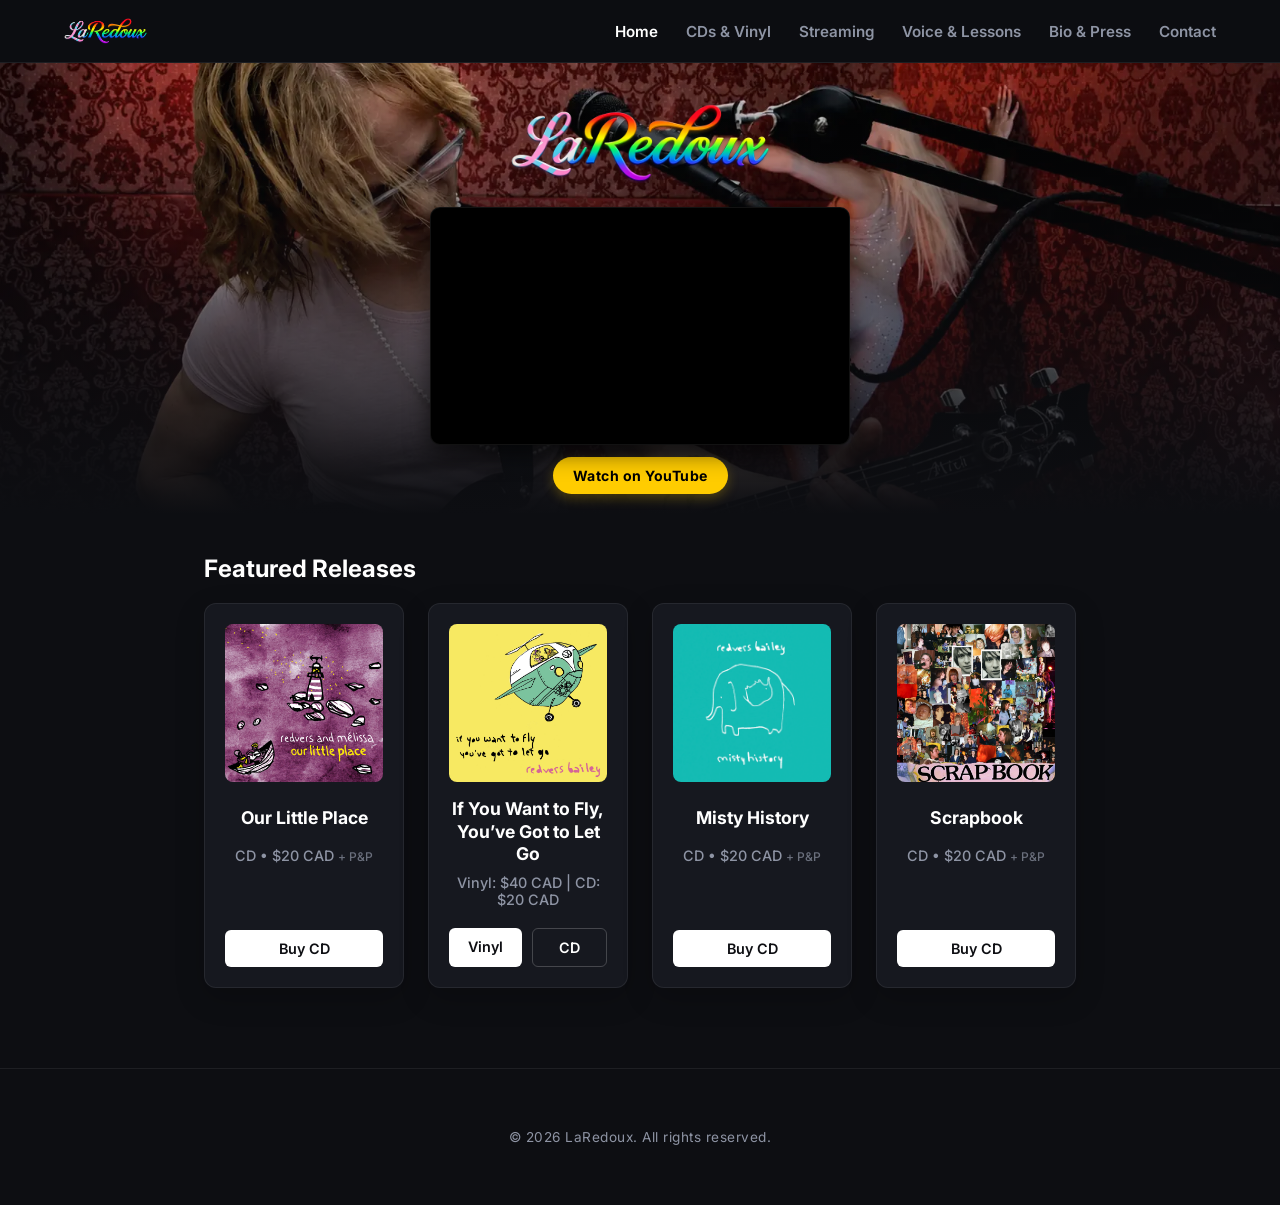
<file: index.html>
<!DOCTYPE html> 
<html lang="en">
<head>
  <meta charset="UTF-8">
  <title>LaRedoux – Official Site | Music, Live Performances & Albums</title>
  <meta name="description" content="Official website of LaRedoux. Discover albums, watch live performances, and explore the heartfelt music of LaRedoux on YouTube.">
  <meta name="viewport" content="width=device-width, initial-scale=1.0">
  
  <!-- Canonical Link -->
  <link rel="canonical" href="https://laredoux.ca/">

  <!-- Favicon Link -->
  <link rel="icon" type="image/png" href="assets/images/laredoux-flavicon-elephant-ballerina.png">

  <link rel="stylesheet" href="styles.css">
  <link rel="preconnect" href="https://fonts.googleapis.com">
  <link rel="preconnect" href="https://fonts.gstatic.com" crossorigin>
  <link href="https://fonts.googleapis.com/css2?family=Anton&family=Inter:wght@400;600;700&display=swap" rel="stylesheet">

  <!-- Open Graph / Discord / Facebook Link Previews -->
  <meta property="og:type" content="website">
  <meta property="og:url" content="https://laredoux.ca/">
  <meta property="og:title" content="LaRedoux – Official Site | Music, Live Performances & Albums">
  <meta property="og:description" content="Official website of LaRedoux. Discover albums, watch live performances, and explore raw independent live-looping music.">
  <meta property="og:image" content="https://laredoux.ca/assets/images/laredoux-halloween-stream-2025.webp">

  <!-- Twitter/X Previews -->
  <meta name="twitter:card" content="summary_large_image">
  <meta name="twitter:title" content="LaRedoux – Official Site">
  <meta name="twitter:description" content="Official website of LaRedoux. Discover albums, watch live performances, and explore raw independent live-looping music.">
  <meta name="twitter:image" content="https://laredoux.ca/assets/images/laredoux-halloween-stream-2025.webp">

  <!-- Schema Markup for Search & AI Engines -->
  <script type="application/ld+json">
  {
    "@context": "https://schema.org",
    "@type": "Person",
    "name": "Camille Bowie",
    "alternateName": "LaRedoux",
    "url": "https://laredoux.ca",
    "sameAs": [
      "https://www.youtube.com/@LaRedoux",
      "https://www.twitch.tv/laredoux",
      "https://www.facebook.com/LaRedoux/",
      "https://www.instagram.com/imlaredoux/",
      "https://www.tiktok.com/@laredoux"
    ],
    "jobTitle": "Musician, Singer-Songwriter, Producer, Vocal Coach & Audio Engineer",
    "description": "Multi-instrumentalist, music teacher, and sound engineer specializing in live-looping, vocal coaching, and critical audio analysis."
  }
  </script>
</head>
<body>
  
  <nav class="navbar">
    <div class="nav-container">
      <a href="index.html" class="nav-brand">
        <!-- Exact lowercase png address targeting -->
        <img src="assets/images/laredoux-logo-pride-trans-lgbtq-lgbtqia-july-2026-camille-bowie-crop.png" alt="LaRedoux" class="brand-logo-img" onerror="this.style.display='none'; if(this.nextElementSibling) this.nextElementSibling.style.display='inline-block';">
        <span class="logo-text-fallback-nav" style="display: none;">LaRedoux</span>
      </a>
      <ul class="nav-links">
        <li><a href="index.html" class="active">Home</a></li>
        <li><a href="cds-vinyl.html">CDs & Vinyl</a></li>
        <li><a href="streaming.html">Streaming</a></li>
        <li><a href="lessons.html">Voice & Lessons</a></li>
        <li><a href="bio-press.html">Bio & Press</a></li>
        <li><a href="contact.html">Contact</a></li>
      </ul>
    </div>
  </nav>

  <header class="hero">
    <img 
      src="./assets/images/laredoux-halloween-stream-2025.webp" 
      alt="LaRedoux live on stage, performing guitar and vocals on a Halloween Stream"
      class="hero-img">
    <div class="overlay">
      
      <!-- Exact lowercase png address targeting for hero asset -->
      <div class="hero-brand-container">
        <img src="assets/images/laredoux-logo-pride-trans-lgbtq-lgbtqia-july-2026-camille-bowie-crop.png" alt="LaRedoux" class="hero-logo-img" onerror="this.style.display='none'; if(this.nextElementSibling) this.nextElementSibling.style.display='block';">
        <span class="logo-text-fallback-hero" style="display: none;">LaRedoux</span>
      </div>
      
      <!-- Compact Video Player Wrapper -->
      <div class="hero-video-wrapper">
        <div class="video-container">
          <iframe 
            src="https://www.youtube.com/embed/W0g7ugs6YEI" 
            title="Radiohead Live request Creep by LaRedoux" 
            frameborder="0" 
            allow="accelerometer; autoplay; clipboard-write; encrypted-media; gyroscope; picture-in-picture; web-share" 
            allowfullscreen>
          </iframe>
        </div>
        <a href="https://www.youtube.com/@LaRedoux" target="_blank" rel="noopener noreferrer" class="btn-hero">
          Watch on YouTube
        </a>
      </div>
    </div>
  </header>

  <section class="main-content">
    <h2>Featured Releases</h2>
    <div class="album-grid">
      <div class="album-card">
        <div class="image-wrapper">
          <img src="./assets/images/laredoux-redvers-and-melissa-our-little-place-cd-album-live-performance-guitar-singer-youtube.jpg" alt="Our Little Place cover">
        </div>
        <h3>Our Little Place</h3>
        <p class="price">CD • $20 CAD <span class="pp">+ P&P</span></p>
        <div class="button-group">
          <a href="https://www.paypal.com/ncp/payment/HVZWKZQWVUPK2" target="_blank" rel="noopener noreferrer" class="btn-purchase">Buy CD</a>
        </div>
      </div>

      <div class="album-card">
        <div class="image-wrapper">
          <img src="./assets/images/laredoux-redvers-bailey-if-you-want-to-fly-youve-got-to-let-go-cd-album-live-performance-guitar-singer-youtube.jpg" alt="If You Want to Fly cover">
        </div>
        <h3>If You Want to Fly, You’ve Got to Let Go</h3>
        <p class="price">Vinyl: $40 CAD | CD: $20 CAD</p>
        <div class="button-group dual-buttons">
          <a href="https://www.paypal.com/ncp/payment/MHYQNJP6B5T4N" target="_blank" rel="noopener noreferrer" class="btn-purchase">Vinyl</a>
          <a href="https://www.paypal.com/ncp/payment/MHYQNJP6B5T4N" target="_blank" rel="noopener noreferrer" class="btn-purchase secondary">CD</a>
        </div>
      </div>

      <div class="album-card">
        <div class="image-wrapper">
          <img src="./assets/images/laredoux-redvers-bailey-misty-history-cd-album-live-performance-guitar-singer-youtube.png" alt="Misty History cover">
        </div>
        <h3>Misty History</h3>
        <p class="price">CD • $20 CAD <span class="pp">+ P&P</span></p>
        <div class="button-group">
          <a href="https://www.paypal.com/ncp/payment/S6MAA4NLYXMRG" target="_blank" rel="noopener noreferrer" class="btn-purchase">Buy CD</a>
        </div>
      </div>

      <div class="album-card">
        <div class="image-wrapper">
          <img src="./assets/images/laredoux-redvers-bailey-scrapbook-cd-album-live-performance-guitar-singer-youtube.webp" alt="Scrapbook cover">
        </div>
        <h3>Scrapbook</h3>
        <p class="price">CD • $20 CAD <span class="pp">+ P&P</span></p>
        <div class="button-group">
          <a href="https://www.paypal.com/ncp/payment/2F8E5BN2WHEBW" target="_blank" rel="noopener noreferrer" class="btn-purchase">Buy CD</a>
        </div>
      </div>
    </div>
  </section>

  <footer>
    <p>© <span id="year"></span> LaRedoux. All rights reserved.</p>
  </footer>
  <script>document.getElementById("year").textContent = new Date().getFullYear();</script>
</body>
</html>
</file>
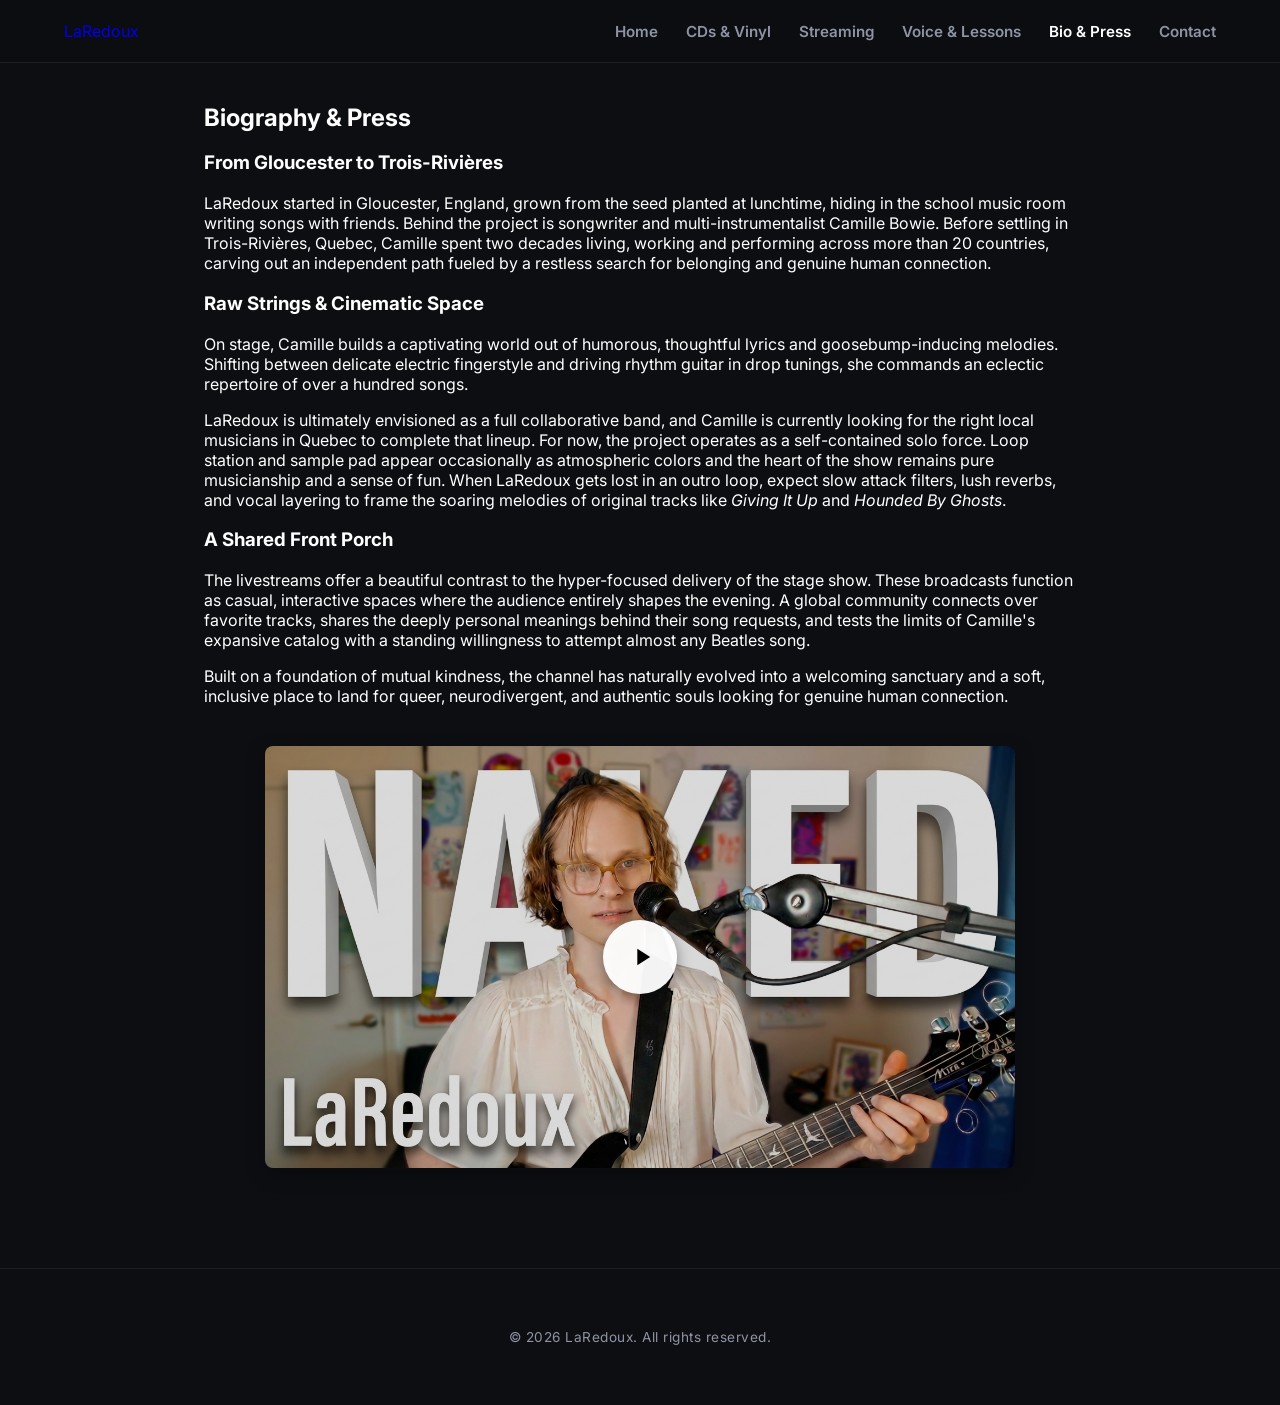
<file: bio-press.html>
<!DOCTYPE html>
<html lang="en">
<head>
  <meta charset="UTF-8">
  <title>Biography & Press | LaRedoux Backstory</title>
  <meta name="description" content="The story behind LaRedoux. Explore Camille Bowie's musical journey from Gloucester to Quebec, her raw songwriting style, and the inclusive streaming community.">
  <meta name="viewport" content="width=device-width, initial-scale=1.0">
  
  <!-- Canonical Link -->
  <link rel="canonical" href="https://laredoux.ca/bio-press.html">

  <!-- Favicon Link -->
  <link rel="icon" type="image/png" href="assets/images/laredoux-flavicon-elephant-ballerina.png">

  <link rel="stylesheet" href="styles.css">
  <link rel="preconnect" href="https://fonts.googleapis.com">
  <link rel="preconnect" href="https://fonts.gstatic.com" crossorigin>
  <link href="https://fonts.googleapis.com/css2?family=Anton&family=Inter:wght@400;600;700&display=swap" rel="stylesheet">
 
  <!-- Open Graph / Discord / Facebook Link Previews -->
  <meta property="og:type" content="website">
  <meta property="og:url" content="https://laredoux.ca/bio-press.html">
  <meta property="og:title" content="LaRedoux – Bio & Press | Music, History & Community">
  <meta property="og:description" content="The story behind LaRedoux. Explore Camille Bowie's musical journey from Gloucester to Quebec, her raw songwriting style, and the inclusive streaming community.">
  <meta property="og:image" content="https://laredoux.ca/assets/images/laredoux-halloween-stream-2025.webp">

  <!-- Twitter/X Previews -->
  <meta name="twitter:card" content="summary_large_image">
  <meta name="twitter:title" content="LaRedoux – Bio & Press">
  <meta name="twitter:description" content="The story behind LaRedoux. Explore Camille Bowie's musical journey from Gloucester to Quebec, her raw songwriting style, and the inclusive streaming community.">
  <meta name="twitter:image" content="https://laredoux.ca/assets/images/laredoux-halloween-stream-2025.webp">

  <!-- Schema Markup for Search & AI Engines -->
  <script type="application/ld+json">
  {
    "@context": "https://schema.org",
    "@type": "Person",
    "name": "Camille Bowie",
    "alternateName": "LaRedoux",
    "url": "https://laredoux.ca",
    "sameAs": [
      "https://www.youtube.com/@LaRedoux",
      "https://www.twitch.tv/laredoux",
      "https://www.facebook.com/LaRedoux/",
      "https://www.instagram.com/imlaredoux/",
      "https://www.tiktok.com/@laredoux"
    ],
    "jobTitle": "Musician, Singer-Songwriter, Producer, Vocal Coach & Audio Engineer",
    "description": "Multi-instrumentalist, music teacher, and sound engineer specializing in live-looping, vocal coaching, and critical audio analysis."
  }
  </script>
</head>
<body>

  <nav class="navbar">
    <div class="nav-container">
      <a href="index.html" class="nav-brand">LaRedoux</a>
      <ul class="nav-links">
        <li><a href="index.html">Home</a></li>
        <li><a href="cds-vinyl.html">CDs & Vinyl</a></li>
        <li><a href="streaming.html">Streaming</a></li>
        <li><a href="lessons.html">Voice & Lessons</a></li>
        <li><a href="bio-press.html" class="active">Bio & Press</a></li>
        <li><a href="contact.html">Contact</a></li>
      </ul>
    </div>
  </nav>

  <section class="main-content internal-page text-layout">
    <h2>Biography & Press</h2>

    <div class="info-card">
      <h3>From Gloucester to Trois-Rivières</h3>
      <p>LaRedoux started in Gloucester, England, grown from the seed planted at lunchtime, hiding in the school music room writing songs with friends. Behind the project is songwriter and multi-instrumentalist Camille Bowie. Before settling in Trois-Rivières, Quebec, Camille spent two decades living, working and performing across more than 20 countries, carving out an independent path fueled by a restless search for belonging and genuine human connection.</p>
      
      <h3>Raw Strings & Cinematic Space</h3>
      <p>On stage, Camille builds a captivating world out of humorous, thoughtful lyrics and goosebump-inducing melodies. Shifting between delicate electric fingerstyle and driving rhythm guitar in drop tunings, she commands an eclectic repertoire of over a hundred songs.</p>
      <p>LaRedoux is ultimately envisioned as a full collaborative band, and Camille is currently looking for the right local musicians in Quebec to complete that lineup. For now, the project operates as a self-contained solo force. Loop station and sample pad appear occasionally as atmospheric colors and the heart of the show remains pure musicianship and a sense of fun. When LaRedoux gets lost in an outro loop, expect slow attack filters, lush reverbs, and vocal layering to frame the soaring melodies of original tracks like <em>Giving It Up</em> and <em>Hounded By Ghosts</em>.</p>
      
      <h3>A Shared Front Porch</h3>
      <p>The livestreams offer a beautiful contrast to the hyper-focused delivery of the stage show. These broadcasts function as casual, interactive spaces where the audience entirely shapes the evening. A global community connects over favorite tracks, shares the deeply personal meanings behind their song requests, and tests the limits of Camille's expansive catalog with a standing willingness to attempt almost any Beatles song.</p>
      <p>Built on a foundation of mutual kindness, the channel has naturally evolved into a welcoming sanctuary and a soft, inclusive place to land for queer, neurodivergent, and authentic souls looking for genuine human connection.</p>
    </div>

    <!-- Click-to-Play Video Section -->
    <div class="video-embed-container" style="max-width: 750px; margin: 40px auto 20px auto; position: relative; aspect-ratio: 16/9; background: #000; border-radius: 8px; overflow: hidden; box-shadow: 0 6px 20px rgba(0,0,0,0.3); cursor: pointer;" onclick="playEmbeddedVideo(this)">
      <img src="assets/images/LaRedoux-Naked_Camille-3d-text.png" alt="LaRedoux - Naked video thumbnail" style="width: 100%; height: 100%; object-fit: cover; display: block;">
      
      <!-- Custom Play Button Overlay -->
      <div class="video-overlay" style="position: absolute; top: 0; left: 0; width: 100%; height: 100%; background: rgba(0,0,0,0.15); display: flex; align-items: center; justify-content: center; transition: background 0.3s;" onmouseover="this.style.background='rgba(0,0,0,0.35)'" onmouseout="this.style.background='rgba(0,0,0,0.15)'">
        <div style="width: 74px; height: 74px; background: rgba(255, 255, 255, 0.95); border-radius: 50%; display: flex; align-items: center; justify-content: center; box-shadow: 0 4px 15px rgba(0,0,0,0.4); transition: transform 0.2s;" onmouseover="this.style.transform='scale(1.08)'" onmouseout="this.style.transform='scale(1)'">
          <svg width="28" height="28" viewBox="0 0 24 24" fill="#000" style="margin-left: 4px;">
            <path d="M8 5v14l11-7z"/>
          </svg>
        </div>
      </div>
    </div>

  </section>

  <footer><p>© <span id="year"></span> LaRedoux. All rights reserved.</p></footer>

  <!-- Video Swap Script -->
  <script>
    function playEmbeddedVideo(element) {
      element.removeAttribute('onclick');
      element.innerHTML = '<iframe src="https://www.youtube.com/embed/6G1oYFkHf4c?autoplay=1" allow="accelerometer; autoplay; clipboard-write; encrypted-media; gyroscope; picture-in-picture; web-share" allowfullscreen style="width: 100%; height: 100%; border: none;"></iframe>';
    }
    
    document.getElementById("year").textContent = new Date().getFullYear();
  </script>
</body>
</html>
</file>
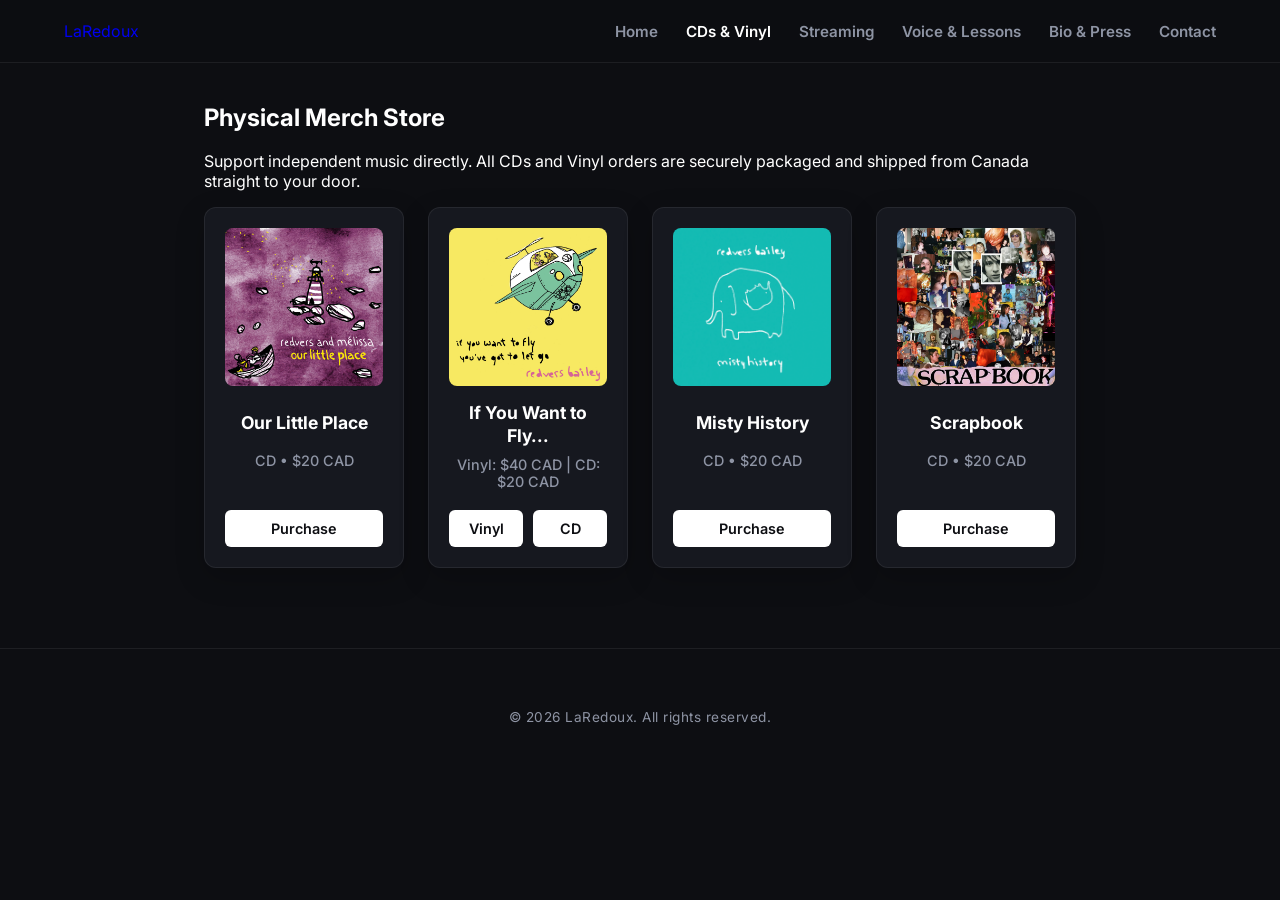
<file: cds-vinyl.html>
<!DOCTYPE html>
<html lang="en">
<head>
  <meta charset="UTF-8">
  <title>CDs & Vinyl Store | LaRedoux Official Store</title>
  <meta name="viewport" content="width=device-width, initial-scale=1.0">
  <link rel="stylesheet" href="styles.css">
  <link rel="preconnect" href="https://fonts.googleapis.com">
  <link rel="preconnect" href="https://fonts.gstatic.com" crossorigin>
  <link href="https://fonts.googleapis.com/css2?family=Anton&family=Inter:wght@400;600;700&display=swap" rel="stylesheet">
 
  <!-- Favicon Link -->
  <link rel="icon" type="image/png" href="assets/images/laredoux-flavicon-elephant-ballerina.png">
  
</head>
<body>
  <nav class="navbar">
    <div class="nav-container">
      <a href="index.html" class="nav-brand">LaRedoux</a>
      <ul class="nav-links">
        <li><a href="index.html">Home</a></li>
        <li><a href="cds-vinyl.html" class="active">CDs & Vinyl</a></li>
        <li><a href="streaming.html">Streaming</a></li>
        <li><a href="lessons.html">Voice & Lessons</a></li>
        <li><a href="bio-press.html">Bio & Press</a></li>
        <li><a href="contact.html">Contact</a></li>
      </ul>
    </div>
  </nav>

  <section class="main-content internal-page">
    <h2>Physical Merch Store</h2>
    <p class="section-intro">Support independent music directly. All CDs and Vinyl orders are securely packaged and shipped from Canada straight to your door.</p>
    
    <div class="album-grid">
      <div class="album-card">
        <div class="image-wrapper"><img src="./assets/images/laredoux-redvers-and-melissa-our-little-place-cd-album-live-performance-guitar-singer-youtube.jpg" alt="Our Little Place"></div>
        <h3>Our Little Place</h3>
        <p class="price">CD • $20 CAD</p>
        <div class="button-group"><a href="https://www.paypal.com/ncp/payment/HVZWKZQWVUPK2" target="_blank" rel="noopener noreferrer" class="btn-purchase">Purchase</a></div>
      </div>

      <div class="album-card">
        <div class="image-wrapper"><img src="./assets/images/laredoux-redvers-bailey-if-you-want-to-fly-youve-got-to-let-go-cd-album-live-performance-guitar-singer-youtube.jpg" alt="If You Want to Fly"></div>
        <h3>If You Want to Fly...</h3>
        <p class="price">Vinyl: $40 CAD | CD: $20 CAD</p>
        <div class="button-group dual-buttons">
          <a href="https://www.paypal.com/ncp/payment/MHYQNJP6B5T4N" target="_blank" rel="noopener noreferrer" class="btn-purchase">Vinyl</a>
          <a href="https://www.paypal.com/ncp/payment/MHYQNJP6B5T4N" target="_blank" rel="noopener noreferrer" class="btn-purchase">CD</a>
        </div>
      </div>

      <div class="album-card">
        <div class="image-wrapper"><img src="./assets/images/laredoux-redvers-bailey-misty-history-cd-album-live-performance-guitar-singer-youtube.png" alt="Misty History"></div>
        <h3>Misty History</h3>
        <p class="price">CD • $20 CAD</p>
        <div class="button-group"><a href="https://www.paypal.com/ncp/payment/S6MAA4NLYXMRG" target="_blank" rel="noopener noreferrer" class="btn-purchase">Purchase</a></div>
      </div>

      <div class="album-card">
        <div class="image-wrapper"><img src="./assets/images/laredoux-redvers-bailey-scrapbook-cd-album-live-performance-guitar-singer-youtube.webp" alt="Scrapbook"></div>
        <h3>Scrapbook</h3>
        <p class="price">CD • $20 CAD</p>
        <div class="button-group"><a href="https://www.paypal.com/ncp/payment/2F8E5BN2WHEBW" target="_blank" rel="noopener noreferrer" class="btn-purchase">Purchase</a></div>
      </div>
    </div>
  </section>

  <footer><p>© <span id="year"></span> LaRedoux. All rights reserved.</p></footer>
  <script>document.getElementById("year").textContent = new Date().getFullYear();</script>
</body>
</html>
</file>
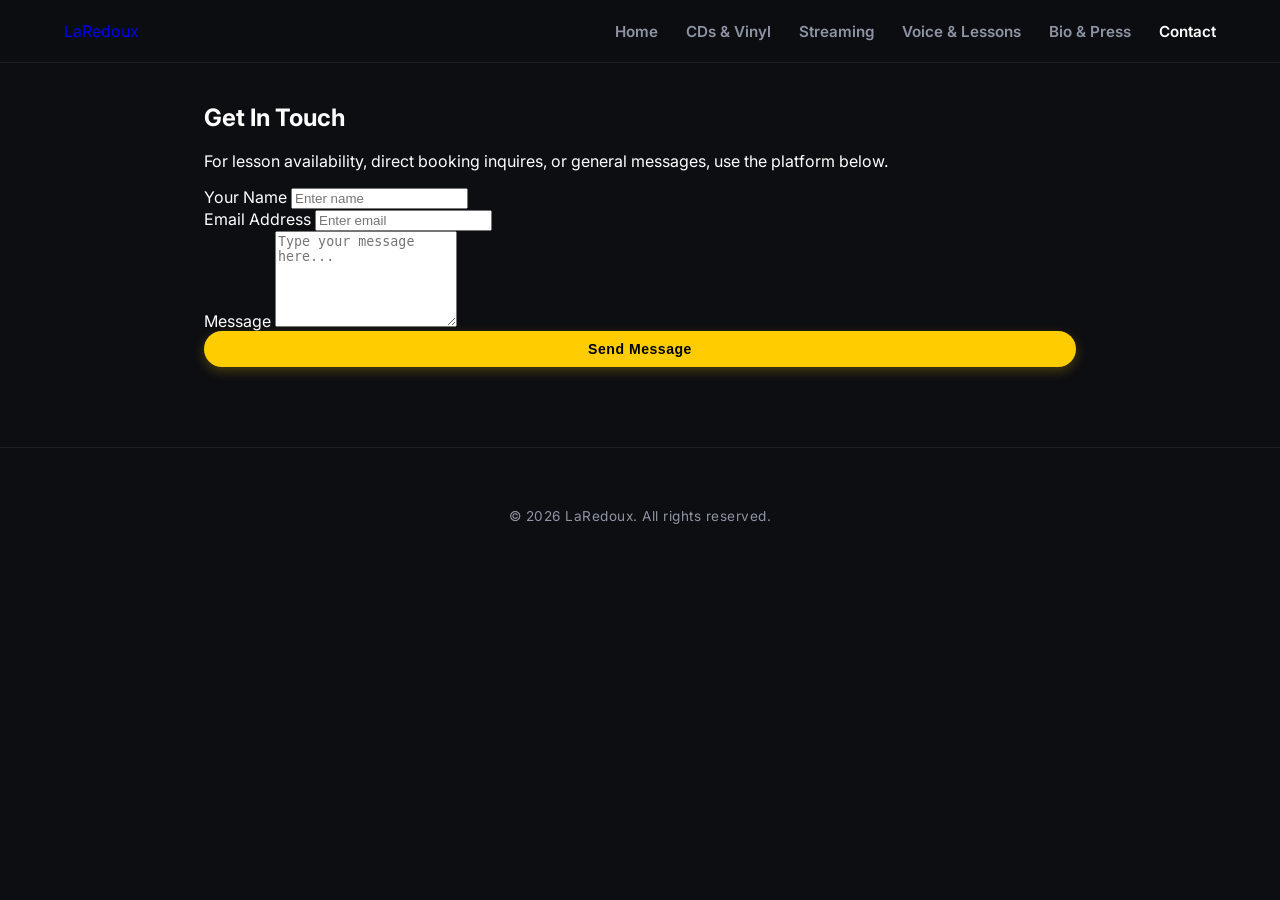
<file: contact.html>
<!DOCTYPE html>
<html lang="en">
<head>
  <meta charset="UTF-8">
  <title>Contact LaRedoux | Inquiries & Bookings</title>
  <meta name="viewport" content="width=device-width, initial-scale=1.0">
  <link rel="stylesheet" href="styles.css">
  <link rel="preconnect" href="https://fonts.googleapis.com">
  <link rel="preconnect" href="https://fonts.gstatic.com" crossorigin>
  <link href="https://fonts.googleapis.com/css2?family=Anton&family=Inter:wght@400;600;700&display=swap" rel="stylesheet">

<!-- Favicon Link -->
  <link rel="icon" type="image/png" href="assets/images/laredoux-flavicon-elephant-ballerina.png">

</head>
<body>
  <nav class="navbar">
    <div class="nav-container">
      <a href="index.html" class="nav-brand">LaRedoux</a>
      <ul class="nav-links">
        <li><a href="index.html">Home</a></li>
        <li><a href="cds-vinyl.html">CDs & Vinyl</a></li>
        <li><a href="streaming.html">Streaming</a></li>
        <li><a href="lessons.html">Voice & Lessons</a></li>
        <li><a href="bio-press.html">Bio & Press</a></li>
        <li><a href="contact.html" class="active">Contact</a></li>
      </ul>
    </div>
  </nav>

  <section class="main-content internal-page text-layout">
    <h2>Get In Touch</h2>
    <p class="section-intro">For lesson availability, direct booking inquires, or general messages, use the platform below.</p>

    <div class="contact-wrapper">
      <form action="#" method="POST" class="contact-form" onsubmit="event.preventDefault(); alert('Placeholder Form Submitted!');">
        <div class="form-group">
          <label for="name">Your Name</label>
          <input type="text" id="name" required placeholder="Enter name">
        </div>
        <div class="form-group">
          <label for="email">Email Address</label>
          <input type="email" id="email" required placeholder="Enter email">
        </div>
        <div class="form-group">
          <label for="message">Message</label>
          <textarea id="message" rows="6" required placeholder="Type your message here..."></textarea>
        </div>
        <button type="submit" class="btn-hero" style="border: none; width: 100%; cursor: pointer;">Send Message</button>
      </form>
    </div>
  </section>

  <footer><p>© <span id="year"></span> LaRedoux. All rights reserved.</p></footer>
  <script>document.getElementById("year").textContent = new Date().getFullYear();</script>
</body>
</html>
</file>
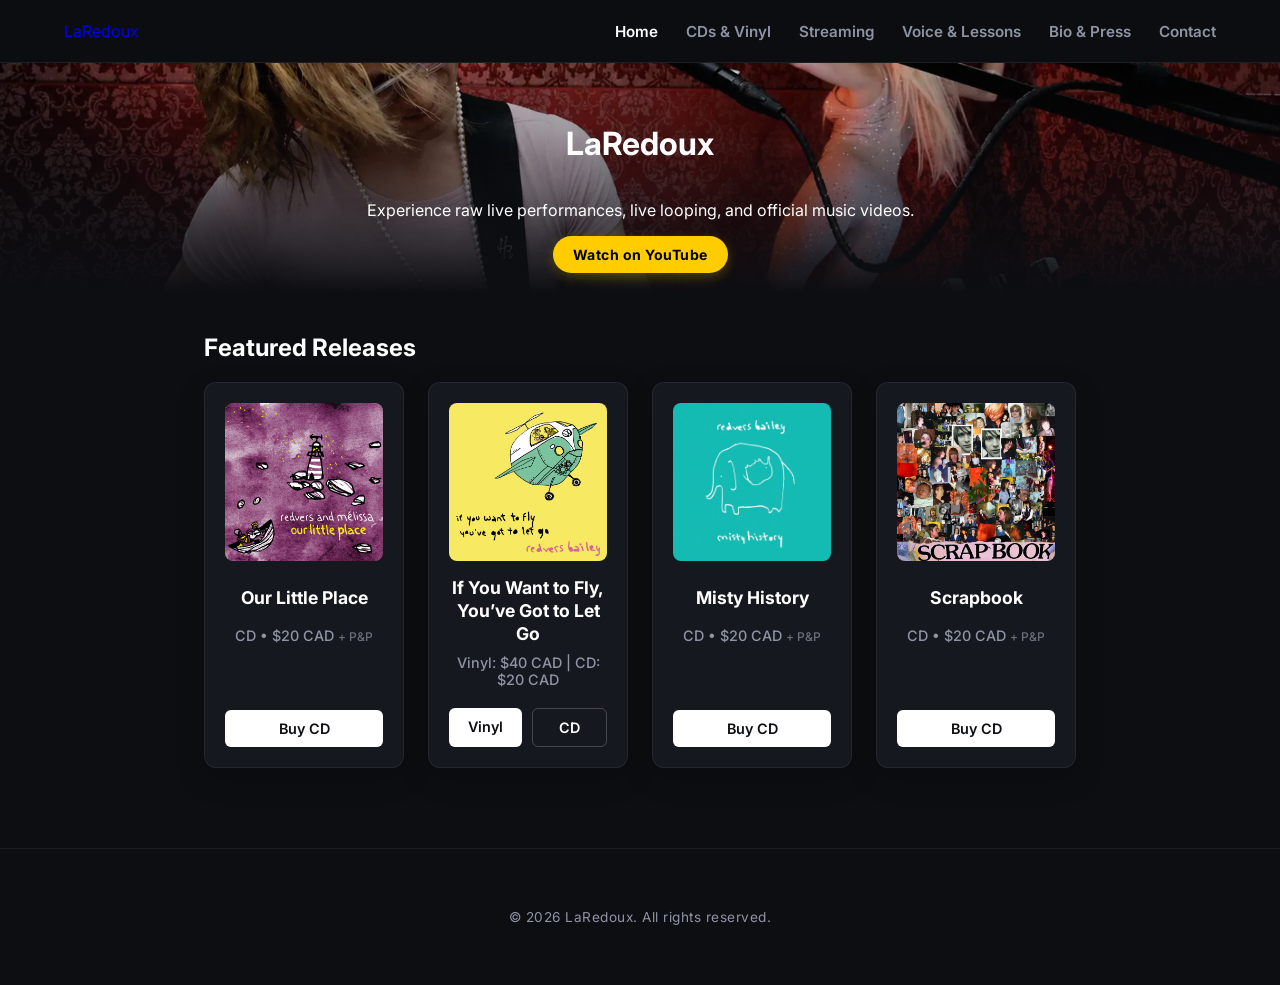
<file: indexproto.html>
<!DOCTYPE html>
<html lang="en">
<head>
  <meta charset="UTF-8">
  <title>LaRedoux – Official Site | Music, Live Performances & Albums</title>
  <meta name="description" content="Official website of LaRedoux. Discover albums, watch live performances, and explore the heartfelt music of LaRedoux on YouTube.">
  <meta name="viewport" content="width=device-width, initial-scale=1.0">
  <link rel="stylesheet" href="styles.css">
  <link rel="preconnect" href="https://fonts.googleapis.com">
  <link rel="preconnect" href="https://fonts.gstatic.com" crossorigin>
  <link href="https://fonts.googleapis.com/css2?family=Anton&family=Inter:wght@400;600;700&display=swap" rel="stylesheet">
</head>
<body>

  <nav class="navbar">
    <div class="nav-container">
      <a href="index.html" class="nav-brand">LaRedoux</a>
      <ul class="nav-links">
        <li><a href="index.html" class="active">Home</a></li>
        <li><a href="cds-vinyl.html">CDs & Vinyl</a></li>
        <li><a href="streaming.html">Streaming</a></li>
        <li><a href="lessons.html">Voice & Lessons</a></li>
        <li><a href="bio-press.html">Bio & Press</a></li>
        <li><a href="contact.html">Contact</a></li>
      </ul>
    </div>
  </nav>

  <header class="hero">
    <img 
      src="./assets/images/laredoux-halloween-stream-2025.webp" 
      alt="LaRedoux live on stage, performing guitar and vocals on a Halloween Stream"
      class="hero-img">
    <div class="overlay">
      <h1>LaRedoux</h1>
      <p>Experience raw live performances, live looping, and official music videos.</p>
      <a href="https://www.youtube.com/@LaRedoux" target="_blank" rel="noopener noreferrer" class="btn-hero">
        Watch on YouTube
      </a>
    </div>
  </header>

  <section class="main-content">
    <h2>Featured Releases</h2>
    <div class="album-grid">
      <div class="album-card">
        <div class="image-wrapper">
          <img src="./assets/images/laredoux-redvers-and-melissa-our-little-place-cd-album-live-performance-guitar-singer-youtube.jpg" alt="Our Little Place cover">
        </div>
        <h3>Our Little Place</h3>
        <p class="price">CD • $20 CAD <span class="pp">+ P&P</span></p>
        <div class="button-group">
          <a href="https://www.paypal.com/ncp/payment/HVZWKZQWVUPK2" target="_blank" rel="noopener noreferrer" class="btn-purchase">Buy CD</a>
        </div>
      </div>

      <div class="album-card">
        <div class="image-wrapper">
          <img src="./assets/images/laredoux-redvers-bailey-if-you-want-to-fly-youve-got-to-let-go-cd-album-live-performance-guitar-singer-youtube.jpg" alt="If You Want to Fly cover">
        </div>
        <h3>If You Want to Fly, You’ve Got to Let Go</h3>
        <p class="price">Vinyl: $40 CAD | CD: $20 CAD</p>
        <div class="button-group dual-buttons">
          <a href="https://www.paypal.com/ncp/payment/MHYQNJP6B5T4N" target="_blank" rel="noopener noreferrer" class="btn-purchase">Vinyl</a>
          <a href="https://www.paypal.com/ncp/payment/MHYQNJP6B5T4N" target="_blank" rel="noopener noreferrer" class="btn-purchase secondary">CD</a>
        </div>
      </div>

      <div class="album-card">
        <div class="image-wrapper">
          <img src="./assets/images/laredoux-redvers-bailey-misty-history-cd-album-live-performance-guitar-singer-youtube.png" alt="Misty History cover">
        </div>
        <h3>Misty History</h3>
        <p class="price">CD • $20 CAD <span class="pp">+ P&P</span></p>
        <div class="button-group">
          <a href="https://www.paypal.com/ncp/payment/S6MAA4NLYXMRG" target="_blank" rel="noopener noreferrer" class="btn-purchase">Buy CD</a>
        </div>
      </div>

      <div class="album-card">
        <div class="image-wrapper">
          <img src="./assets/images/laredoux-redvers-bailey-scrapbook-cd-album-live-performance-guitar-singer-youtube.webp" alt="Scrapbook cover">
        </div>
        <h3>Scrapbook</h3>
        <p class="price">CD • $20 CAD <span class="pp">+ P&P</span></p>
        <div class="button-group">
          <a href="https://www.paypal.com/ncp/payment/2F8E5BN2WHEBW" target="_blank" rel="noopener noreferrer" class="btn-purchase">Buy CD</a>
        </div>
      </div>
    </div>
  </section>

  <footer>
    <p>© <span id="year"></span> LaRedoux. All rights reserved.</p>
  </footer>
  <script>document.getElementById("year").textContent = new Date().getFullYear();</script>
</body>
</html>
</file>
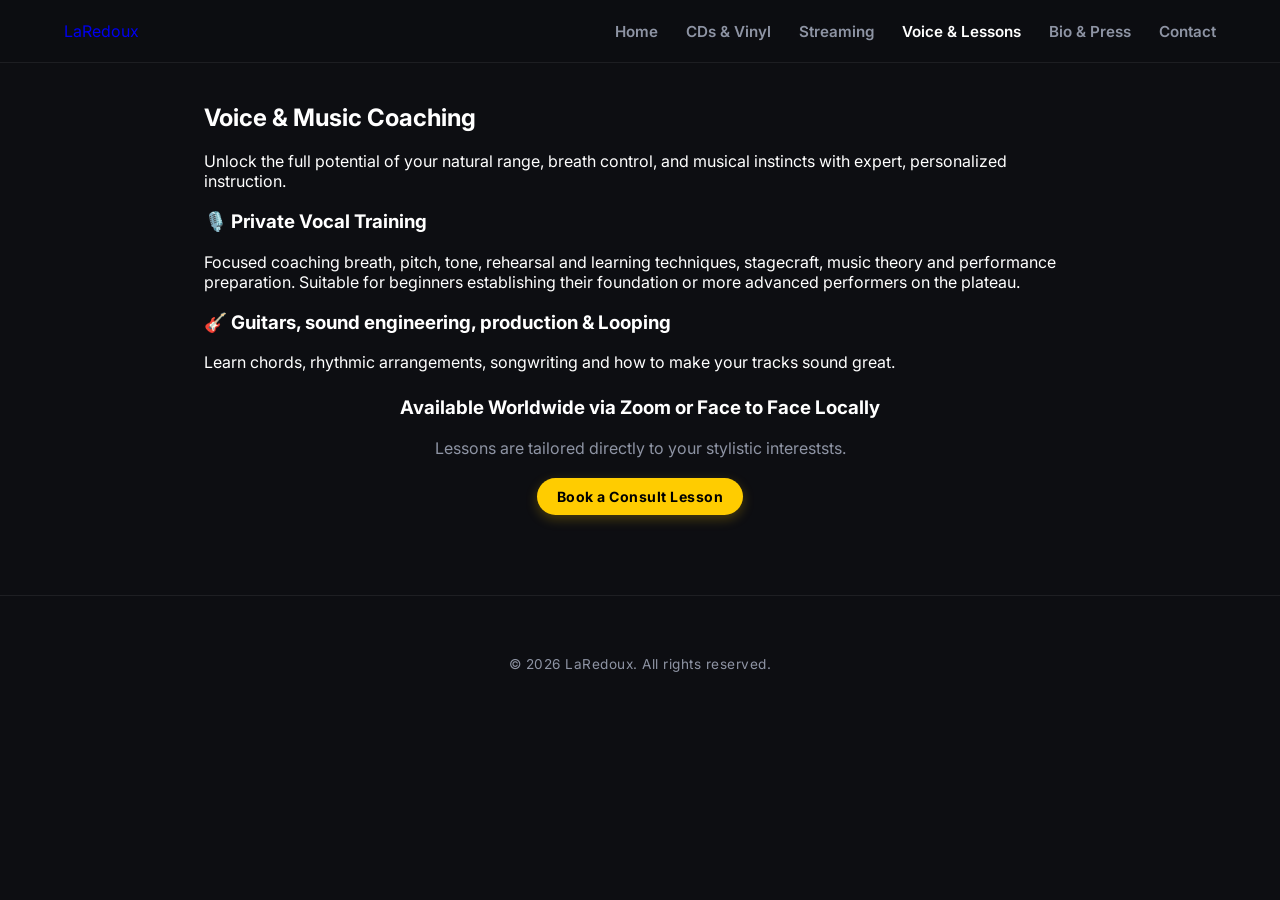
<file: lessons.html>
<!DOCTYPE html>
<html lang="en">
<head>
  <meta charset="UTF-8">
  <title>Voice & Music Lessons | LaRedoux Coaching</title>
  <meta name="viewport" content="width=device-width, initial-scale=1.0">
  <link rel="stylesheet" href="styles.css">
  <link rel="preconnect" href="https://fonts.googleapis.com">
  <link rel="preconnect" href="https://fonts.gstatic.com" crossorigin>
  <link href="https://fonts.googleapis.com/css2?family=Anton&family=Inter:wght@400;600;700&display=swap" rel="stylesheet">

<!-- Favicon Link -->
  <link rel="icon" type="image/png" href="assets/images/laredoux-flavicon-elephant-ballerina.png">

</head>
<body>
  <nav class="navbar">
    <div class="nav-container">
      <a href="index.html" class="nav-brand">LaRedoux</a>
      <ul class="nav-links">
        <li><a href="index.html">Home</a></li>
        <li><a href="cds-vinyl.html">CDs & Vinyl</a></li>
        <li><a href="streaming.html">Streaming</a></li>
        <li><a href="lessons.html" class="active">Voice & Lessons</a></li>
        <li><a href="bio-press.html">Bio & Press</a></li>
        <li><a href="contact.html">Contact</a></li>
      </ul>
    </div>
  </nav>

  <section class="main-content internal-page text-layout">
    <h2>Voice & Music Coaching</h2>
    <p class="section-intro">Unlock the full potential of your natural range, breath control, and musical instincts with expert, personalized instruction.</p>

    <div class="grid-two-column">
      <div class="info-card">
        <h3>🎙️ Private Vocal Training</h3>
        <p>Focused coaching breath, pitch, tone, rehearsal and learning techniques, stagecraft, music theory and performance preparation. Suitable for beginners establishing their foundation or more advanced performers on the plateau.</p>
      </div>

      <div class="info-card">
        <h3>🎸 Guitars, sound engineering, production & Looping</h3>
        <p>Learn chords, rhythmic arrangements, songwriting and how to make your tracks sound great.</p>
      </div>
    </div>

    <div class="info-card" style="margin-top: 24px; text-align: center;">
      <h3>Available Worldwide via Zoom or Face to Face Locally</h3>
      <p style="color: var(--text-muted); max-width: 600px; margin: 10px auto 20px auto;">Lessons are tailored directly to your stylistic intereststs.</p>
      <a href="contact.html" class="btn-hero">Book a Consult Lesson</a>
    </div>
  </section>

  <footer><p>© <span id="year"></span> LaRedoux. All rights reserved.</p></footer>
  <script>document.getElementById("year").textContent = new Date().getFullYear();</script>
</body>
</html>
</file>
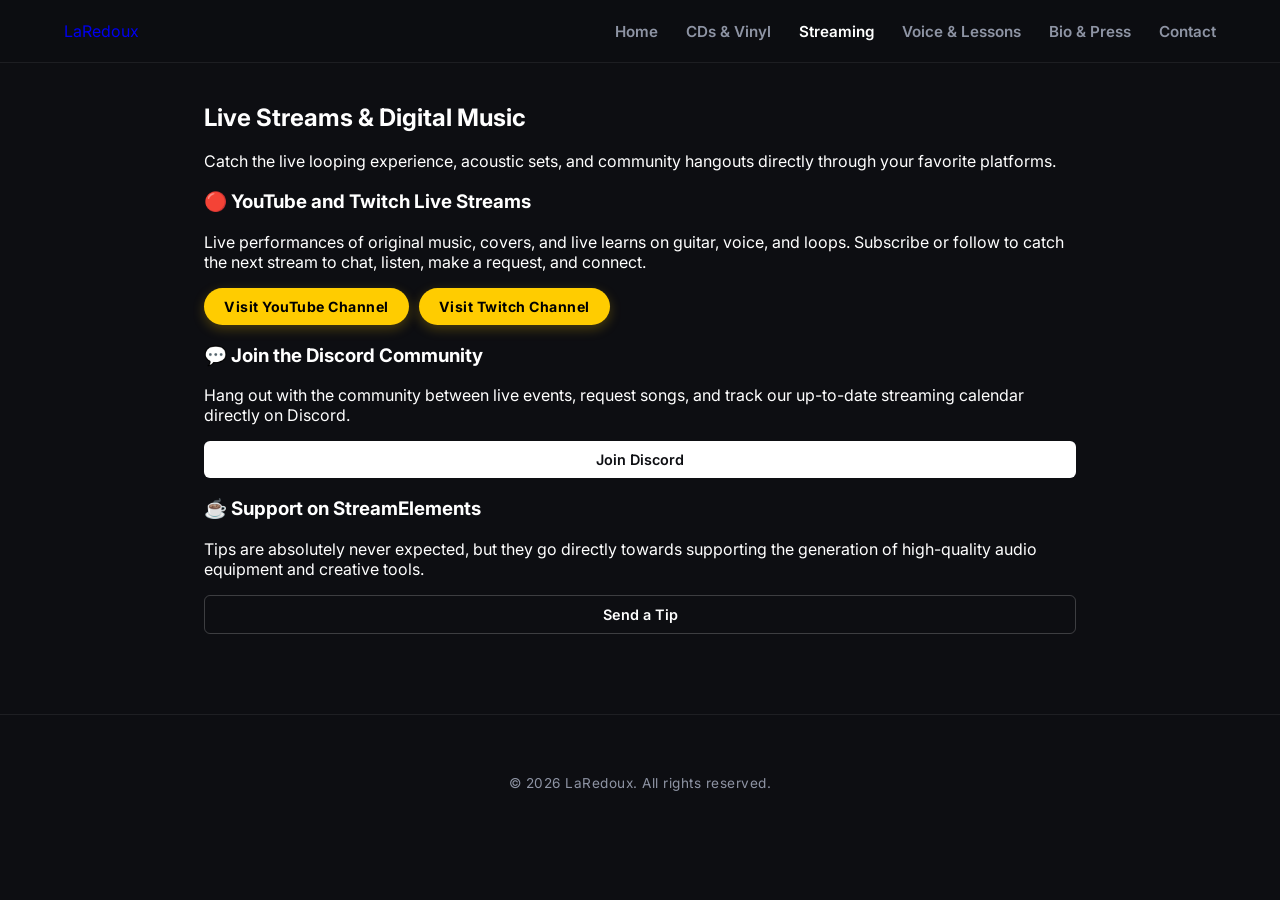
<file: streaming.html>
<!DOCTYPE html>
<html lang="en">
<head>
  <meta charset="UTF-8">
  <title>Live Streaming & Digital Audio | LaRedoux</title>
  <meta name="viewport" content="width=device-width, initial-scale=1.0">
  <link rel="stylesheet" href="styles.css">
  <link rel="preconnect" href="https://fonts.googleapis.com">
  <link rel="preconnect" href="https://fonts.gstatic.com" crossorigin>
  <link href="https://fonts.googleapis.com/css2?family=Anton&family=Inter:wght@400;600;700&display=swap" rel="stylesheet">

  <!-- Favicon Link -->
  <link rel="icon" type="image/png" href="assets/images/laredoux-flavicon-elephant-ballerina.png">

</head>
<body>
  <nav class="navbar">
    <div class="nav-container">
      <a href="index.html" class="nav-brand">LaRedoux</a>
      <ul class="nav-links">
        <li><a href="index.html">Home</a></li>
        <li><a href="cds-vinyl.html">CDs & Vinyl</a></li>
        <li><a href="streaming.html" class="active">Streaming</a></li>
        <li><a href="lessons.html">Voice & Lessons</a></li>
        <li><a href="bio-press.html">Bio & Press</a></li>
        <li><a href="contact.html">Contact</a></li>
      </ul>
    </div>
  </nav>

  <section class="main-content internal-page text-layout">
    <h2>Live Streams & Digital Music</h2>
    <p class="section-intro">Catch the live looping experience, acoustic sets, and community hangouts directly through your favorite platforms.</p>
    
    <div class="info-card">
      <h3>🔴 YouTube and Twitch Live Streams</h3>
      <p>Live performances of original music, covers, and live learns on guitar, voice, and loops. Subscribe or follow to catch the next stream to chat, listen, make a request, and connect.</p>
      
      <!-- Button Group for Streaming Platforms -->
      <div style="display: flex; gap: 10px; flex-wrap: wrap; margin-top: 15px;">
        <a href="https://www.youtube.com/@LaRedoux" target="_blank" rel="noopener noreferrer" class="btn-hero">Visit YouTube Channel</a>
        <a href="https://www.twitch.tv/laredoux" target="_blank" rel="noopener noreferrer" class="btn-hero">Visit Twitch Channel</a>
      </div>
    </div>

    <div class="grid-two-column">
      <div class="info-card">
        <h3>💬 Join the Discord Community</h3>
        <p>Hang out with the community between live events, request songs, and track our up-to-date streaming calendar directly on Discord.</p>
        <a href="https://discord.com/invite/P8h7UmpfWU" target="_blank" rel="noopener noreferrer" class="btn-purchase text-center">Join Discord</a>
      </div>
      
      <div class="info-card">
        <h3>☕ Support on StreamElements</h3>
        <p>Tips are absolutely never expected, but they go directly towards supporting the generation of high-quality audio equipment and creative tools.</p>
        <a href="https://streamelements.com/laredoux-3c66f/tip" target="_blank" rel="noopener noreferrer" class="btn-purchase secondary text-center">Send a Tip</a>
      </div>
    </div>
  </section>

  <footer><p>© <span id="year"></span> LaRedoux. All rights reserved.</p></footer>
  <script>document.getElementById("year").textContent = new Date().getFullYear();</script>
</body>
</html>
</file>
<file: styles.css>
/* ==========================================================================
   GLOBAL VARIABLES & RESET
   ========================================================================== */
:root {
  --bg-main: #0d0e12;
  --bg-card: #16181f;
  --text-main: #ffffff;
  --text-muted: #8e94a4;
  --accent-gold: #ffcc00;
  --accent-hover: #e5b800;
  --nav-blur-bg: rgba(13, 14, 18, 0.8);
  --border-color: rgba(255, 255, 255, 0.07);
}

html {
  scroll-behavior: smooth;
  box-sizing: border-box;
}

*, *:before, *:after {
  box-sizing: inherit;
}

body { 
  margin: 0; 
  font-family: 'Inter', -apple-system, BlinkMacSystemFont, sans-serif; 
  background-color: var(--bg-main); 
  color: var(--text-main); 
  -webkit-font-smoothing: antialiased;
}

/* ==========================================================================
   NAVIGATION BAR (Premium Glassmorphism)
   ========================================================================== */
.navbar {
  width: 100%;
  background-color: var(--nav-blur-bg);
  backdrop-filter: blur(12px);
  -webkit-backdrop-filter: blur(12px);
  position: sticky;
  top: 0;
  z-index: 1000;
  border-bottom: 1px solid var(--border-color);
}

.nav-container {
  max-width: 1200px;
  margin: 0 auto;
  padding: 18px 24px;
  display: flex;
  justify-content: space-between;
  align-items: center;
}

.nav-brand {
  text-decoration: none;
  display: flex;
  align-items: center;
  transition: opacity 0.3s ease;
  height: 1.6rem; /* Enforces absolute alignment tracking */
}

.nav-brand:hover {
  opacity: 0.85;
}

/* Equalized to 1.6rem text tracking scale */
.brand-logo-img {
  height: 1.6rem;
  width: auto;
  display: block;
}

.logo-text-fallback-nav {
  font-family: 'Anton', sans-serif;
  font-size: 1.6rem;
  color: var(--text-main);
  letter-spacing: 1.5px;
  text-transform: uppercase;
  line-height: 1;
}

.nav-links {
  list-style: none;
  display: flex;
  gap: 28px;
  margin: 0;
  padding: 0;
}

.nav-links li a {
  font-weight: 600;
  font-size: 0.95rem;
  color: var(--text-muted); 
  text-decoration: none;
  transition: color 0.2s ease, transform 0.2s ease;
  display: inline-block;
}

.nav-links li a:hover,
.nav-links li a.active {
  color: var(--text-main);
}

/* ==========================================================================
   HERO SECTION
   ========================================================================== */
.hero { 
  position: relative; 
  text-align: center; 
  overflow: hidden;
  height: auto; 
}

.hero-img { 
  width: 100%; 
  height: 100%; 
  position: absolute;
  top: 0;
  left: 0;
  object-fit: cover;
  display: block; 
}

.hero .overlay {
  position: relative; 
  z-index: 2;
  background: linear-gradient(
    to bottom, 
    rgba(13, 14, 18, 0.1) 0%, 
    rgba(13, 14, 18, 0.5) 50%, 
    var(--bg-main) 100%
  ); 
  display: flex; 
  flex-direction: column;
  align-items: center; 
  justify-content: center;
  padding: 40px 20px 20px 20px;
}

.hero-brand-container {
  margin-bottom: 24px;
  height: 5rem; /* Rigid dimension tracking block whether image is loaded or hidden */
  display: flex;
  align-items: center;
  justify-content: center;
}

/* Equalized to 5rem hero text size matrix */
.hero-logo-img {
  height: 5rem;
  width: auto;
  display: block;
  max-width: 100%;
}

.logo-text-fallback-hero {
  font-family: 'Anton', sans-serif;
  font-size: 5rem;
  color: var(--text-main);
  text-transform: uppercase;
  letter-spacing: 2px;
  line-height: 1;
}

.hero-video-wrapper {
  width: 100%;
  max-width: 420px; 
  display: flex;
  flex-direction: column;
  align-items: center;
  gap: 12px;
}

.video-container {
  position: relative;
  width: 100%;
  padding-bottom: 56.25%; /* 16:9 Aspect Ratio */
  height: 0; 
  overflow: hidden;
  border-radius: 10px;
  box-shadow: 0 8px 24px rgba(0,0,0,0.6);
  border: 1px solid var(--border-color);
  background-color: #000;
}

.video-container iframe {
  position: absolute;
  top: 0;
  left: 0;
  width: 100%;
  height: 100%;
}

.btn-hero { 
  display: inline-block; 
  padding: 10px 20px; 
  background-color: var(--accent-gold); 
  color: #000000; 
  text-decoration: none; 
  border-radius: 30px; 
  font-weight: 700; 
  font-size: 0.88rem;
  letter-spacing: 0.5px;
  box-shadow: 0 4px 12px rgba(255, 204, 0, 0.25);
  transition: background-color 0.2s ease, transform 0.2s ease, box-shadow 0.2s ease;
}

.btn-hero:hover {
  background-color: var(--accent-hover);
  transform: translateY(-2px);
  box-shadow: 0 6px 16px rgba(255, 204, 0, 0.35);
}

/* ==========================================================================
   MAIN CONTENT & ALBUMS GRID (Tucked Upward)
   ========================================================================== */
.main-content { 
  padding: 20px 24px 40px 24px;
  max-width: 920px; 
  margin: 0 auto; 
  position: relative; 
  z-index: 2;
}

.album-grid { 
  display: grid; 
  grid-template-columns: repeat(auto-fit, minmax(185px, 1fr)); 
  gap: 24px; 
}

.album-card { 
  background-color: var(--bg-card); 
  border-radius: 12px; 
  padding: 20px; 
  border: 1px solid var(--border-color);
  box-shadow: 0 10px 30px rgba(0,0,0,0.2);
  text-align: center;
  transition: transform 0.3s cubic-bezier(0.16, 1, 0.3, 1), box-shadow 0.3s ease;
  display: flex;
  flex-direction: column;
}

.album-card:hover {
  transform: translateY(-6px);
  box-shadow: 0 15px 35px rgba(0,0,0,0.4);
  border-color: rgba(255, 255, 255, 0.15);
}

.image-wrapper {
  width: 100%;
  aspect-ratio: 1 / 1;
  border-radius: 8px;
  overflow: hidden;
  margin-bottom: 16px;
  background-color: #000;
}

.album-card img { 
  width: 100%; 
  height: 100%;
  object-fit: cover;
  transition: transform 0.5s ease;
}

.album-card:hover img {
  transform: scale(1.04);
}

.album-card h3 { 
  margin: 0 0 8px 0; 
  font-size: 1.1rem;
  font-weight: 700;
  line-height: 1.3;
  color: var(--text-main);
  min-height: 2.6rem; 
  display: flex;
  align-items: center;
  justify-content: center;
}

.price { 
  margin: 0 0 20px 0; 
  font-size: 0.9rem;
  color: var(--text-muted);
  font-weight: 500;
}

.price .pp {
  font-size: 0.75rem;
  opacity: 0.7;
}

/* ==========================================================================
   BUTTONS
   ========================================================================== */
.button-group { margin-top: auto; }
.btn-purchase {
  display: block;
  width: 100%;
  padding: 10px 16px; 
  background-color: var(--text-main); 
  color: var(--bg-main); 
  text-decoration: none;
  border-radius: 6px; 
  font-weight: 600;
  font-size: 0.9rem;
  transition: background-color 0.2s ease, transform 0.1s ease;
  text-align: center;
}
.btn-purchase:hover { background-color: var(--accent-gold); }
.dual-buttons { display: flex; gap: 10px; }
.btn-purchase.secondary {
  background-color: transparent;
  color: var(--text-main);
  border: 1px solid rgba(255,255,255,0.2);
}
.btn-purchase.secondary:hover {
  background-color: rgba(255,255,255,0.08);
  border-color: var(--text-main);
}

/* ==========================================================================
   FOOTER
   ========================================================================== */
footer {
  text-align: center;
  padding: 60px 20px;
  border-top: 1px solid var(--border-color);
  margin-top: 40px;
}
footer p {
  margin: 0;
  font-size: 0.85rem;
  color: var(--text-muted);
  letter-spacing: 0.5px;
}

/* ==========================================================================
   RESPONSIVE DESIGN
   ========================================================================== */
@media (max-width: 768px) {
  .nav-container { flex-direction: column; gap: 16px; padding: 14px; }
  .nav-links { flex-wrap: wrap; justify-content: center; gap: 12px 18px; }
  .hero-video-wrapper { max-width: 100%; }
  .main-content { padding: 10px 16px; }
}


/* ==========================================================================
   ANIMATED FILM GRAIN OVERLAY
   ========================================================================== */
.film-grain {
  position: fixed;
  top: -50%;
  left: -50%;
  right: -50%;
  bottom: -50%;
  width: 200%;
  height: 200%;
  background: transparent;
  filter: url(#grainy-noise);
  z-index: 9999;
  pointer-events: none; 
  animation: grain-animation 0.15s steps(4) infinite;
}

@keyframes grain-animation {
  0% { transform: translate(0, 0); }
  10% { transform: translate(-1%, -1%); }
  20% { transform: translate(-2%, 1%); }
  30% { transform: translate(1%, -2%); }
  40% { transform: translate(-1%, 3%); }
  50% { transform: translate(-2%, 1%); }
  60% { transform: translate(1%, 3%); }
  70% { transform: translate(2%, 1%); } 
  80% { transform: translate(-2%, 1%); }
  90% { transform: translate(1%, 3%); }
  100% { transform: translate(0, 0); }
}
</file>
